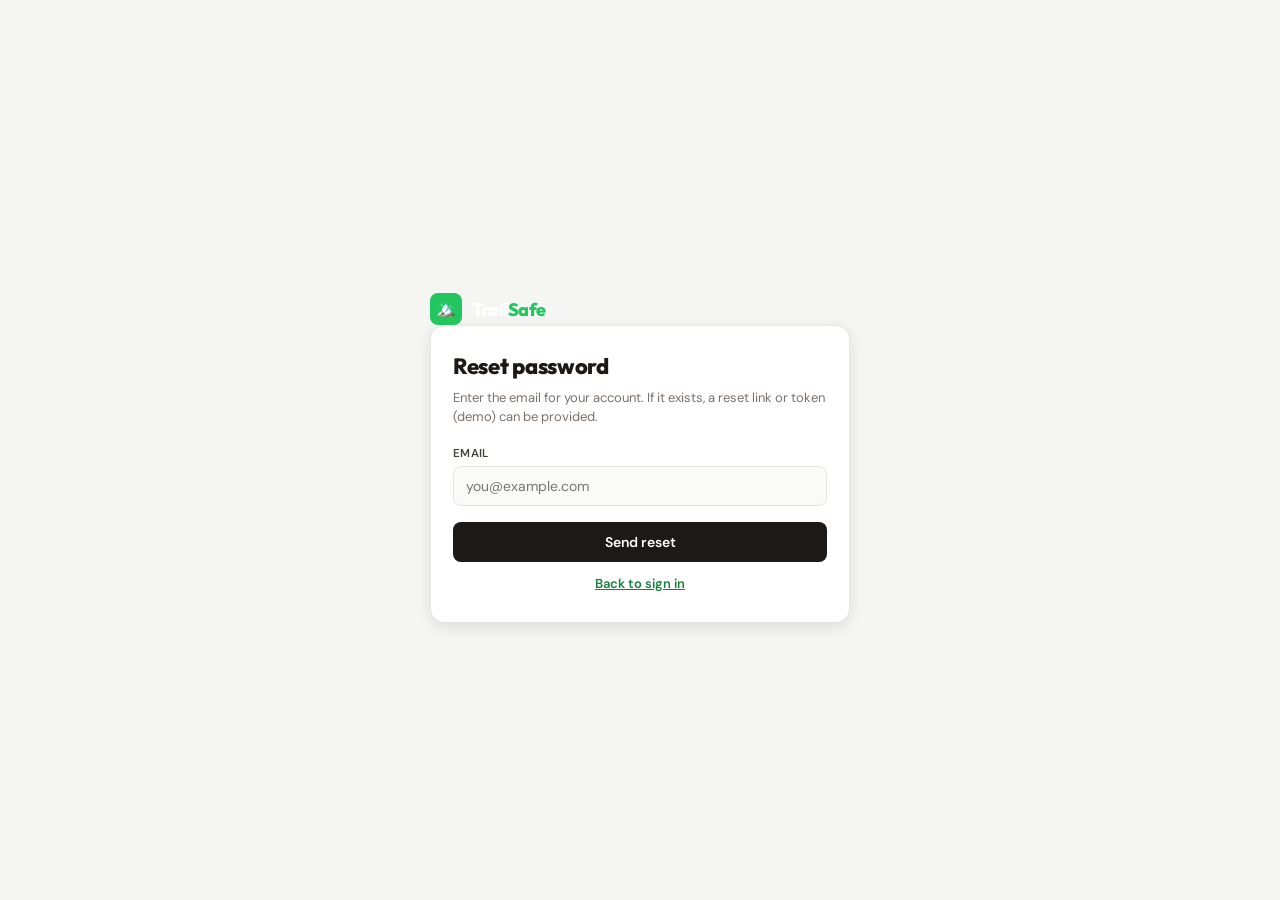
<file: forgot.html>
<!DOCTYPE html>
<html lang="en">
<head>
  <meta charset="UTF-8"/>
  <meta name="viewport" content="width=device-width, initial-scale=1.0"/>
  <title>Reset password — TrailSafe</title>
  <link href="https://fonts.googleapis.com/css2?family=Outfit:wght@400;500;600;700;800&family=DM+Sans:wght@300;400;500;600&display=swap" rel="stylesheet"/>
  <link rel="stylesheet" href="css/style.css"/>
  <link rel="stylesheet" href="css/auth.css"/>
</head>
<body class="auth-body">
  <div class="auth-page">
    <a class="auth-logo" href="/auth.html">
      <div class="logo-icon">🏔️</div>
      <span class="logo-text">Trail<span>Safe</span></span>
    </a>
    <div class="auth-card">
      <h1 class="auth-h1">Reset password</h1>
      <p class="auth-lead">Enter the email for your account. If it exists, a reset link or token (demo) can be provided.</p>
      <div class="field">
        <label for="fp-email">Email</label>
        <input type="email" id="fp-email" autocomplete="email" placeholder="you@example.com"/>
      </div>
      <p class="form-err" id="fp-err" hidden></p>
      <button type="button" class="auth-submit" id="fp-send">Send reset</button>
      <p class="auth-footer"><a href="/auth.html">Back to sign in</a></p>
      <div class="field" id="fp-token-wrap" style="margin-top:1rem" hidden>
        <label for="fp-token">Reset token (from email or demo response)</label>
        <input type="text" id="fp-token" placeholder="paste token" autocomplete="off"/>
      </div>
      <div class="field" id="fp-new-wrap" hidden>
        <label for="fp-new">New password</label>
        <input type="password" id="fp-new" autocomplete="new-password" placeholder="8+ chars, 1 upper, 1 number, 1 special"/>
      </div>
      <button type="button" class="auth-submit" id="fp-do" hidden>Update password</button>
    </div>
  </div>
  <script>
  (function () {
    var msg = function (m) { var e = document.getElementById('fp-err'); e.textContent = m || ''; e.hidden = !m; };
    document.getElementById('fp-send').addEventListener('click', function () {
      var email = (document.getElementById('fp-email').value || '').trim();
      msg('');
      if (!email) { msg('Enter your email.'); return; }
      fetch('/api/auth/forgot-password', {
        method: 'POST', headers: { 'Content-Type': 'application/json' }, credentials: 'include',
        body: JSON.stringify({ email: email })
      }).then(function (r) { return r.json().then(function (j) { return { r: r, j: j }; }); })
        .then(function (x) {
          msg(x.j.message || (x.r.ok ? 'If an account exists, check reset instructions.' : 'Request failed.'));
          if (x.j && x.j.debug_reset_token) {
            document.getElementById('fp-token').value = x.j.debug_reset_token;
            document.getElementById('fp-token-wrap').hidden = false;
            document.getElementById('fp-new-wrap').hidden = false;
            document.getElementById('fp-do').hidden = false;
            msg('Demo mode: token filled — set a new password below.');
          } else {
            document.getElementById('fp-token-wrap').hidden = false;
            document.getElementById('fp-new-wrap').hidden = false;
            document.getElementById('fp-do').hidden = false;
          }
        })
        .catch(function () { msg('Request failed.'); });
    });
    function pwdErr(p) {
      if (!p || p.length < 8) return 'Password must be at least 8 characters.';
      if (!/[A-Z]/.test(p)) return 'Password must include one uppercase letter.';
      if (!/\d/.test(p)) return 'Password must include one number.';
      if (!/[^A-Za-z0-9]/.test(p)) return 'Password must include one special character.';
      return null;
    }
    document.getElementById('fp-do').addEventListener('click', function () {
      var token = (document.getElementById('fp-token').value || '').trim();
      var newp = (document.getElementById('fp-new').value || '');
      var pe = pwdErr(newp);
      if (pe) { msg(pe); return; }
      if (!token) { msg('Paste the reset token.'); return; }
      fetch('/api/auth/reset-password', {
        method: 'POST', headers: { 'Content-Type': 'application/json' }, credentials: 'include',
        body: JSON.stringify({ token: token, new_password: newp })
      }).then(function (r) {
        if (r.ok) { location.replace('/auth.html?reset=1'); return; }
        return r.json().then(function (j) { throw j; });
      }).catch(function (e) {
        msg((e && e.detail) || (e && e.message) || 'Reset failed');
      });
    });
  })();
  </script>
</body>
</html>
</file>
<file: css/style.css>
/* ============================================================
   TrailSafe — Stylesheet
   Organic-modern: earthy greens, stone, warm amber
   Fonts: Outfit (display) + DM Sans (body)
   ============================================================ */

:root {
  --green: #22c55e; --green-dark: #15803d; --green-muted: #bbf7d0;
  --amber: #f59e0b; --orange: #f97316; --red: #ef4444; --blue: #38bdf8;
  --s50: #fafaf9; --s100: #f5f5f4; --s200: #e7e5e4; --s300: #d6d3d1;
  --s400: #a8a29e; --s500: #78716c; --s700: #44403c; --s900: #1c1917;
  --white: #fff; --r: 14px; --rs: 8px;
  --shadow: 0 4px 16px rgba(0,0,0,.10);
}
*,*::before,*::after{box-sizing:border-box;margin:0;padding:0}
html,body{height:100%;font-family:'DM Sans',sans-serif;background:var(--s100);color:var(--s900);font-size:14px;line-height:1.5}
body{padding-bottom:34px}

.shell{display:grid;grid-template-rows:52px 1fr;grid-template-columns:minmax(280px,340px) 1fr minmax(280px,320px);grid-template-areas:"hd hd hd""sb mp dt";height:100vh;overflow:hidden}

header{grid-area:hd;background:var(--s900);display:flex;align-items:center;padding:0 20px;gap:20px;z-index:200;box-shadow:0 2px 8px rgba(0,0,0,.3)}
.logo{display:flex;align-items:center;gap:10px;text-decoration:none}
.logo-icon{width:32px;height:32px;background:var(--green);border-radius:8px;display:flex;align-items:center;justify-content:center;font-size:16px}
.logo-text{font-family:'Outfit',sans-serif;font-weight:800;font-size:18px;color:#fff;letter-spacing:-.5px}
.logo-text span{color:var(--green)}
.header-right{display:flex;align-items:center;gap:12px;margin-left:auto;flex-wrap:wrap;justify-content:flex-end}
.hd-weather{display:flex;align-items:center;gap:18px;color:#94a3b8;font-size:12.5px}
.header-logout-btn{font-family:'DM Sans',sans-serif;font-size:11.5px;font-weight:600;padding:6px 12px;border-radius:99px;border:1px solid #94a3b8;background:transparent;color:#e7e5e4;cursor:pointer;transition:background .15s,color .15s}
.header-logout-btn:hover{background:rgba(255,255,255,.1);color:#fff;border-color:#fff}
.header-logout-btn#btn-settings{border-color:#64748b;color:#e2e8f0}
.header-logout-btn#btn-settings:hover{background:#334155;border-color:#334155}
.hd-weather b{color:#fff}
.hd-badge{background:#22c55e22;border:1px solid #22c55e44;color:var(--green);font-size:11px;font-weight:700;padding:2px 10px;border-radius:99px;white-space:nowrap}
.hd-badge-warn{background:#fef3c7;border:1px solid #fcd34d;color:#92400e}
.hd-weather{flex-wrap:wrap;justify-content:flex-end;row-gap:6px}

aside{grid-area:sb;background:var(--white);display:flex;flex-direction:column;border-right:1px solid var(--s200);overflow:hidden}
.sb-top{padding:14px 14px 0;flex-shrink:0}
.sb-title{font-family:'Outfit',sans-serif;font-weight:700;font-size:15px;color:var(--s700);margin-bottom:8px;display:flex;align-items:center;justify-content:space-between;gap:8px;line-height:1.25}
.sb-hint{font-size:11px;color:var(--s500);line-height:1.4;margin-bottom:10px}
.place-search-row{display:flex;gap:6px;margin-bottom:8px}
.place-search-row input{flex:1;min-width:0;padding:9px 12px;border:1px solid var(--s200);border-radius:var(--rs);font-size:13px;font-family:'DM Sans',sans-serif;background:var(--s50)}
.btn-go,.btn-secondary{font-family:'DM Sans',sans-serif;font-size:12px;font-weight:600;padding:8px 12px;border-radius:var(--rs);cursor:pointer;border:1px solid var(--s200);background:var(--s900);color:#fff;white-space:nowrap}
.btn-go:hover{background:var(--green-dark);border-color:var(--green-dark)}
.btn-secondary{background:var(--white);color:var(--s700);border-color:var(--s300)}
.btn-secondary:hover{background:var(--s50);border-color:var(--green)}
.sb-actions{display:flex;flex-wrap:wrap;gap:6px;margin-bottom:10px}
.list-status{padding:14px;font-size:12px;color:var(--s500);line-height:1.4}
.list-err{color:#b91c1c}
.src-badge{font-size:10px;font-weight:700;background:var(--s200);color:var(--s700);padding:2px 6px;border-radius:4px;vertical-align:middle;margin-left:4px}
.sb-count{font-size:11px;font-weight:600;background:var(--green-muted);color:var(--green-dark);padding:2px 8px;border-radius:99px}
.search-wrap{position:relative;margin-bottom:10px}
.search-wrap input{width:100%;padding:9px 14px 9px 36px;border:1px solid var(--s200);border-radius:var(--rs);font-family:'DM Sans',sans-serif;font-size:13px;background:var(--s50);color:var(--s900);outline:none;transition:border .2s}
.search-wrap input:focus{border-color:var(--green)}
.search-wrap::before{content:'🔍';position:absolute;left:11px;top:50%;transform:translateY(-50%);font-size:13px}
.filters{display:flex;gap:6px;padding-bottom:10px}
.fb{padding:4px 11px;border-radius:99px;border:1px solid var(--s200);background:var(--s50);font-size:11.5px;font-weight:500;color:var(--s500);cursor:pointer;transition:all .15s;white-space:nowrap}
.fb:hover,.fb.active{background:var(--s900);color:#fff;border-color:var(--s900)}
.fb[data-f="safe"].active{background:#22c55e;border-color:#22c55e;color:#fff}
.fb[data-f="caution"].active{background:#f59e0b;border-color:#f59e0b;color:#fff}
.fb[data-f="risk"].active{background:#f97316;border-color:#f97316;color:#fff}
.fb[data-f="danger"].active{background:#ef4444;border-color:#ef4444;color:#fff}
.sb-lists{flex:1;display:flex;flex-direction:column;min-height:0;overflow:hidden}
#trail-list{overflow-y:auto;flex:1;min-height:80px;padding:4px 14px 8px;scrollbar-width:thin;scrollbar-color:var(--s200) transparent}
.mountain-section{border-top:1px solid var(--s200);display:flex;flex-direction:column;min-height:0;max-height:42%;background:var(--s50)}
.mountain-hd{display:flex;align-items:center;justify-content:space-between;padding:10px 14px 4px;font-family:'Outfit',sans-serif;font-weight:700;font-size:13px;color:var(--s700)}
.mountain-filter-wrap{margin:0 14px 6px!important}
.mountain-filter-wrap input{padding-left:12px!important}
#mountain-list{overflow-y:auto;flex:1;padding:4px 14px 12px;scrollbar-width:thin;scrollbar-color:var(--s200) transparent}
.mc-row{border:1.5px solid var(--s200);border-radius:var(--r);padding:9px 10px;margin-bottom:6px;cursor:pointer;background:var(--white);transition:all .15s}
.mc-row:hover{border-color:#64748e}
.mc-row.active{border-color:#64748e;background:#f8fafc;box-shadow:0 0 0 2px #e2e8f0}
.mc-row .mc-name{font-family:'Outfit',sans-serif;font-weight:600;font-size:12.5px}
.mc-row .mc-meta{font-size:11px;color:var(--s400);margin-top:2px}
.peak-mk{width:28px;height:28px;border-radius:50%;border:2px solid #fff;box-shadow:0 2px 8px rgba(0,0,0,.25);background:linear-gradient(180deg,#94a3b8,#475569);display:flex;align-items:center;justify-content:center;font-size:13px;color:#fff;font-weight:800}
.map-legend .leg.p::before{background:#475569}
.map-legend .leg.p{color:#334155}

.tc{display:flex;gap:10px;align-items:stretch;border:1.5px solid var(--s200);border-radius:var(--r);padding:11px 12px;margin-bottom:8px;cursor:pointer;background:var(--white);transition:all .18s}
.tc:hover{border-color:var(--green);box-shadow:0 2px 8px rgba(0,0,0,.06)}
.tc.active{border-color:var(--green);background:#f0fdf4;box-shadow:0 0 0 3px #bbf7d040}
.tc-thumb{width:44px;height:44px;border-radius:10px;background:linear-gradient(145deg,#bbf7d0,#86efac);display:flex;align-items:center;justify-content:center;font-size:22px;flex-shrink:0}
.tc-body{flex:1;min-width:0}
.tc-hd{display:flex;justify-content:space-between;align-items:flex-start;margin-bottom:8px}
.tc-name{font-family:'Outfit',sans-serif;font-weight:600;font-size:13.5px;color:var(--s900)}
.tc-meta{font-size:11.5px;color:var(--s400);margin-top:2px}
.tc-ft{display:flex;flex-direction:column;gap:6px;align-items:stretch}
.tc-ft-top{display:flex;align-items:center;gap:8px}
.tc-bar{flex:1;min-width:0;height:5px;background:var(--s200);border-radius:99px;overflow:hidden}
.tc-bar div{height:100%;border-radius:99px}
.tc-score{font-size:12px;font-weight:700;min-width:32px;text-align:right;flex-shrink:0}
.tc-score-footnote{width:100%}
.score-confidence{
  font-size:12px;
  line-height:1.4;
  color:var(--s900);
  text-align:left;
  font-weight:700;
  margin:0;
  max-width:100%;
  background:#fffbeb;
  border:1px solid #fcd34d;
  border-radius:8px;
  padding:6px 8px;
}
.score-disclaimer,.score-disclaimer p{font-size:10.5px;line-height:1.35;color:var(--s500);text-align:left;font-weight:500;margin:0;max-width:100%;align-self:stretch}
.rsc-confidence-below-donut{text-align:center;max-width:320px;margin:6px auto 4px}
.rsc-disclaimer-below-donut{text-align:center;max-width:220px}
.sbadge{font-size:10.5px;font-weight:700;padding:2px 8px;border-radius:99px;white-space:nowrap;letter-spacing:.3px}
.sbadge-tier{white-space:normal;max-width:min(200px,46vw);text-align:right;line-height:1.25;font-size:9.5px;font-weight:600}
.sbadge.safe{background:#dcfce7;color:#15803d}
.sbadge.caution{background:#fef3c7;color:#92400e}
.sbadge.risk{background:#ffedd5;color:#c2410c}
.sbadge.danger{background:#fee2e2;color:#b91c1c}

.map-wrap{grid-area:mp;position:relative;z-index:0;display:flex;flex-direction:column;min-height:0;overflow:hidden;background:#e7e5e4}
#map{width:100%;flex:1;min-height:240px}
.trail-mk{width:30px;height:30px;border-radius:50%;border:2.5px solid #fff;box-shadow:0 2px 8px rgba(0,0,0,.28);display:flex;align-items:center;justify-content:center;font-size:11px;font-weight:800;color:#fff;font-family:'Outfit',sans-serif;cursor:pointer;transition:transform .15s}
.trail-mk:hover{transform:scale(1.2)}
.map-legend{background:#fff;padding:7px 12px;border-radius:99px;box-shadow:var(--shadow);display:flex;gap:12px;font-size:11px;font-weight:600}
.leg{display:flex;align-items:center;gap:5px}
.leg::before{content:'';width:9px;height:9px;border-radius:50%;display:inline-block}
.leg.s::before{background:#22c55e}.leg.s{color:#15803d}
.leg.c::before{background:#f59e0b}.leg.c{color:#92400e}
.leg.r::before{background:#f97316}.leg.r{color:#c2410c}
.leg.d::before{background:#ef4444}.leg.d{color:#b91c1c}

.dc{grid-area:dt;display:flex;flex-direction:column;overflow:hidden;background:var(--s50);border-left:1px solid var(--s200)}
#detail{flex:1;overflow-y:auto;padding:14px;scrollbar-width:thin;scrollbar-color:var(--s200) transparent}
#gear{border-top:1px solid var(--s200);background:var(--white);max-height:340px;overflow-y:auto;padding:12px 14px;scrollbar-width:thin;scrollbar-color:var(--s200) transparent}
.empty{display:flex;flex-direction:column;align-items:center;justify-content:center;height:100%;gap:10px;color:var(--s300)}
.empty span{font-size:36px}.empty p{font-size:13px}

.dp-hd{display:flex;justify-content:space-between;align-items:flex-start;margin-bottom:12px}
.dp-title{font-family:'Outfit',sans-serif;font-weight:700;font-size:17px;line-height:1.2}
.dp-sub{font-size:11.5px;color:var(--s400);margin-top:3px}
.dp-close{background:var(--s100);border:none;width:28px;height:28px;border-radius:50%;font-size:12px;cursor:pointer;color:var(--s500);transition:background .15s}
.dp-close:hover{background:var(--s200)}

.wstrip{background:var(--s900);border-radius:var(--r);padding:12px;margin-bottom:10px;color:#fff}
.wt-row1{display:flex;align-items:center;gap:10px;margin-bottom:8px}
.wt-big{font-family:'Outfit',sans-serif;font-size:26px;font-weight:700}
.wt-badge{font-size:11px;font-weight:700;padding:2px 8px;border-radius:99px}
.wt-badge.ideal{background:var(--green);color:#fff}
.wt-badge.warn{background:var(--amber);color:#fff}
.wt-bar{height:5px;background:rgba(255,255,255,.2);border-radius:99px;overflow:hidden;margin-bottom:4px}
.wt-bar div{height:100%;background:var(--green);border-radius:99px}
.wt-lbl{font-size:11px;color:rgba(255,255,255,.5);margin-bottom:10px}
.wt-stats{display:flex;gap:14px}
.wt-stat{display:flex;flex-direction:column;align-items:center;gap:2px}
.wt-stat b{font-family:'Outfit',sans-serif;font-size:14px;font-weight:700}
.wt-stat small{font-size:10px;color:rgba(255,255,255,.45)}

.metrics{display:grid;grid-template-columns:1fr 1fr;gap:8px;margin-bottom:10px}
.mc{background:#fff;border:1.5px solid var(--s200);border-radius:var(--r);padding:12px;display:flex;gap:10px}
.mc-ico{font-size:22px;flex-shrink:0;padding-top:2px}
.mc-lbl{font-size:10.5px;color:var(--s400);font-weight:600;text-transform:uppercase;letter-spacing:.4px}
.mc-val{font-family:'Outfit',sans-serif;font-weight:700;font-size:18px}
.mc-desc{font-size:10.5px;color:var(--s400);margin-top:4px}
.mc-tag{font-size:10px;font-weight:700;padding:2px 7px;border-radius:99px;display:inline-block;margin-bottom:2px}
.mc-tag.low{background:#dcfce7;color:#15803d}
.mc-tag.mod{background:#fef3c7;color:#92400e}
.mc-tag.high{background:#ffedd5;color:#c2410c}
.mc-tag.xhigh{background:#fee2e2;color:#b91c1c}

.rsc{background:#fff;border:1.5px solid var(--s200);border-radius:var(--r);padding:14px;display:flex;gap:16px;margin-bottom:4px}
.rsc-l{display:flex;flex-direction:column;align-items:center;min-width:110px}
.rsc-title{font-size:11px;font-weight:700;color:var(--s500);text-transform:uppercase;letter-spacing:.5px;margin-bottom:4px;text-align:center}
.gauge-svg{width:110px;height:65px}
.g-num{font-family:'Outfit',sans-serif;font-size:22px;font-weight:800}
.g-sub{font-size:8px;fill:#a8a29e;font-family:'DM Sans',sans-serif}
.rsc-r{flex:1;display:flex;flex-direction:column;gap:7px}
.rf{display:flex;align-items:center;gap:8px;font-size:11px;color:var(--s500);font-weight:500}
.rf span{min-width:48px}
.rf-bar{flex:1;height:5px;background:var(--s200);border-radius:99px;overflow:hidden}
.rf-bar div{height:100%;border-radius:99px}
.verdict,.esti-summary{padding:7px 10px;border-radius:8px;text-align:center;font-size:11.5px;font-weight:600;margin-top:2px;line-height:1.35}
.esti-summary span{font-size:10.5px;font-weight:600}

.gear-hd{display:flex;justify-content:space-between;align-items:center;margin-bottom:6px}
.gear-title{font-family:'Outfit',sans-serif;font-weight:700;font-size:14px}
.gear-prog-lbl{font-size:11px;font-weight:700;color:var(--green-dark);background:var(--green-muted);padding:2px 8px;border-radius:99px}
.gear-prog-bar{height:4px;background:var(--s200);border-radius:99px;overflow:hidden;margin-bottom:10px}
.gear-prog-bar div{height:100%;background:var(--green);transition:width .4s}
.gear-list{display:flex;flex-direction:column;gap:8px}
.gi{display:flex;gap:10px;padding:10px;border-radius:var(--rs);border:1px solid var(--s200);background:var(--s50)}
.gi.crit{border-color:#fecaca;background:#fff5f5}
.gi.high{border-color:#fed7aa;background:#fffbf5}
.gi-ico{font-size:20px;flex-shrink:0;line-height:1;padding-top:2px}
.gi-body{flex:1}
.gi-top{display:flex;justify-content:space-between;align-items:center;margin-bottom:3px}
.gi-name{font-weight:600;font-size:12.5px}
.gi-reason{font-size:11px;color:var(--s500);margin-bottom:6px;line-height:1.4}
.gi-badge{font-size:9.5px;font-weight:800;padding:1.5px 6px;border-radius:4px;letter-spacing:.4px;flex-shrink:0}
.gi-badge.crit{background:#fee2e2;color:#b91c1c}
.gi-badge.high{background:#ffedd5;color:#c2410c}
.gi-badge.med{background:#fef9c3;color:#854d0e}
.gi-chk{display:flex;align-items:center;gap:6px;font-size:11px;color:var(--s500);cursor:pointer;font-weight:500}
.gi-chk input{accent-color:var(--green);width:14px;height:14px;cursor:pointer}

::-webkit-scrollbar{width:5px;height:5px}
::-webkit-scrollbar-track{background:transparent}
::-webkit-scrollbar-thumb{background:var(--s200);border-radius:99px}
.leaflet-control-attribution{font-size:9px!important}

/* Conditions panel below map */
.conditions-card{background:var(--white);margin:0;padding:12px 14px;border-top:1px solid var(--s200);box-shadow:0 -4px 20px rgba(0,0,0,.06);z-index:400;flex-shrink:0}
.conditions-card[hidden]{display:none!important}
.cond-hd{display:flex;justify-content:space-between;align-items:center;margin-bottom:8px}
.cond-title{font-family:'Outfit',sans-serif;font-weight:700;font-size:13px;color:var(--s700)}
.cond-updated{font-size:10px;color:var(--s400)}
.cond-main{display:flex;gap:14px;align-items:flex-start;flex-wrap:wrap}
.cond-temp-block{display:flex;flex-direction:column;gap:4px}
.cond-big{font-family:'Outfit',sans-serif;font-size:28px;font-weight:800;color:var(--s900);line-height:1}
.cond-sky{font-size:12px;color:var(--s500)}
.cond-badge{font-size:10px;font-weight:800;padding:3px 10px;border-radius:99px;display:inline-block;width:fit-content}
.cond-badge.ok{background:#dcfce7;color:#15803d}
.cond-badge.warn{background:#fef3c7;color:#92400e}
.cond-metrics{display:flex;gap:16px;flex-wrap:wrap;flex:1;justify-content:flex-end}
.cm{display:flex;flex-direction:column;align-items:center;gap:1px;min-width:48px}
.cm span{font-size:14px}
.cm b{font-family:'Outfit',sans-serif;font-size:15px;font-weight:700}
.cm small{font-size:9px;color:var(--s400)}
.wx-attr{margin:8px 0 0;font-size:10px;line-height:1.35;color:var(--s500)}

/* Metric cards */
.metric-grid{display:grid;grid-template-columns:repeat(3,1fr);gap:8px;margin-bottom:10px}
@media (max-width:1100px){.metric-grid{grid-template-columns:1fr}}
.metric-card{background:#fff;border:1.5px solid var(--s200);border-radius:var(--r);padding:10px 12px}
.metric-card-hd{display:flex;justify-content:space-between;align-items:center;margin-bottom:6px}
.metric-val{font-family:'Outfit',sans-serif;font-weight:800;font-size:20px;margin-bottom:6px}
.metric-bar{height:5px;background:var(--s200);border-radius:99px;overflow:hidden;margin-bottom:6px}
.metric-bar div{height:100%;background:var(--green);border-radius:99px}
.metric-bar.warn div{background:var(--amber)}
.metric-bar.danger div{background:var(--red)}
.metric-desc{font-size:10.5px;color:var(--s500);line-height:1.35;margin:0}

.env-strip{display:flex;flex-wrap:wrap;gap:8px 14px;font-size:10.5px;color:var(--s500);background:var(--s50);border:1px solid var(--s200);border-radius:var(--rs);padding:8px 10px;margin-bottom:10px}

.donut-wrap{display:flex;justify-content:center;margin:4px 0}
.donut-svg{width:120px;height:120px}
.donut-num{font-family:'Outfit',sans-serif;font-size:14px;font-weight:800}
.donut-sub{font-size:9px;fill:var(--s400);font-family:'DM Sans',sans-serif}
.pred-foot{display:flex;flex-direction:column;gap:4px;align-items:center;margin-top:4px;max-width:220px;text-align:center}
.pred-note{font-size:9.5px;color:var(--s500);line-height:1.35}
.pred-conf{font-size:10px;font-weight:700;color:var(--green-dark);background:var(--green-muted);padding:2px 8px;border-radius:99px}
.pred-alt{font-size:10px;color:var(--s400);margin-top:6px}

.dp-close{cursor:pointer}

/* AI safety disclaimer — min 11pt, visible without tap/expand (not inside accordions) */
.ai-safety-list-banner,.ai-safety-disclaimer{
  font-size:11pt;
  line-height:1.45;
  font-weight:500;
  color:#7c2d12;
  background:#fff7ed;
  border:1px solid #fed7aa;
  border-radius:8px;
  box-sizing:border-box;
}
#ai-safety-list-banner{
  margin:0 14px 8px 14px;
  padding:8px 12px;
  flex-shrink:0;
}
#detail .ai-safety-disclaimer--detail{
  position:sticky;
  top:0;
  z-index:3;
  margin:0 0 10px 0;
  padding:10px 12px;
}

/* Art. 50: AI transparency label next to every displayed risk value */
.ai-tlabel{font-size:10.5pt;line-height:1.3;color:var(--s700);text-align:left}
.tc-score-tlabel-wrap{display:flex;flex-direction:column;align-items:flex-end;gap:4px;flex-shrink:0;max-width:min(200px,44vw)}
.rsc-l .ai-tlabel{text-align:center;max-width:280px;margin:4px auto 2px;align-self:center}
.rsc-l .ai-tlabel-inner{justify-content:center}
.ai-tlabel-inner{display:inline-flex;flex-wrap:wrap;align-items:baseline;gap:2px;justify-content:flex-end}
.ai-tlabel--ph{display:inline;vertical-align:baseline;margin-left:2px;white-space:normal;font-size:10.5pt}
.ai-tlabel--ph .ai-tlabel-inner{display:inline}
.ai-art50-link{border:none;background:none;padding:0;font:inherit;cursor:pointer;color:var(--green-dark);text-decoration:underline;font-weight:600}
.ai-art50-link:hover{color:var(--green)}
.pred-alt-row{display:inline-flex;flex-wrap:wrap;align-items:baseline;gap:6px;vertical-align:baseline}

/* Learn what this means (Art. 50 explainer) */
.art50-explain{position:fixed;inset:0;z-index:10045;display:flex;align-items:center;justify-content:center;padding:16px;box-sizing:border-box}
.art50-explain__bd{position:absolute;inset:0;background:rgba(15,15,20,.55);backdrop-filter:blur(1px)}
.art50-explain__pnl{position:relative;max-width:24rem;width:100%;max-height:88vh;overflow-y:auto;background:var(--white);border-radius:12px;padding:1.1rem 1.2rem 1.2rem;box-shadow:0 16px 40px rgba(0,0,0,.28);border:1px solid var(--s200)}
.art50-explain__x{position:absolute;right:8px;top:8px;width:32px;height:32px;border:none;border-radius:8px;background:var(--s100);cursor:pointer}
.art50-explain__h{font-family:'Outfit',sans-serif;font-size:1.1rem;font-weight:700;margin:0 28px 10px 0}
.art50-explain__txt{margin:0 0 14px;font-size:12.5pt;line-height:1.5;color:var(--s800)}
.art50-explain__ok{width:100%;font-family:'DM Sans',sans-serif;font-weight:700;padding:10px;border-radius:8px;border:none;background:var(--s900);color:#fff;cursor:pointer}
.art50-explain__ok:hover{background:var(--green-dark)}

/* First-time AI risk feature (main app only; not registration) */
.ai-ff{position:fixed;inset:0;z-index:10060;display:flex;align-items:center;justify-content:center;padding:16px;box-sizing:border-box}
.ai-ff__backdrop{position:absolute;inset:0;background:rgba(15,15,20,.92)}
.ai-ff__panel{position:relative;max-width:28rem;width:100%;max-height:92vh;overflow-y:auto;background:var(--white);border-radius:14px;padding:1.25rem 1.35rem 1.4rem;box-shadow:0 24px 60px rgba(0,0,0,.45);border:1px solid var(--s200)}
.ai-ff__title{font-family:'Outfit',sans-serif;font-size:1.25rem;font-weight:800;margin:0 0 10px}
.ai-ff__p,.ai-ff__sub{font-size:11pt;line-height:1.45;color:var(--s800);margin:0 0 10px}
.ai-ff__exp{margin:0 0 10px;padding:10px 12px;border:1px solid var(--s200);border-radius:10px;background:var(--s50)}
.ai-ff__exp-q{font-family:'Outfit',sans-serif;font-size:12.5px;font-weight:700;color:var(--s900);margin-bottom:8px}
.ai-ff__exp-opt{display:flex;gap:8px;align-items:flex-start;font-size:10.5pt;line-height:1.4;color:var(--s900);margin-bottom:8px;cursor:pointer}
.ai-ff__exp-opt:last-child{margin-bottom:0}
.ai-ff__exp-radio{margin-top:2px;flex-shrink:0;width:16px;height:16px;accent-color:var(--green-dark)}
.ai-ff__checks{list-style:none;margin:0 0 4px 0;padding:0}
.ai-ff__checks li{margin-bottom:10px}
.ai-ff__lbl{display:flex;gap:10px;align-items:flex-start;cursor:pointer;font-size:11pt;line-height:1.4;color:var(--s900)}
.ai-ff__chk{margin-top:3px;flex-shrink:0;width:18px;height:18px;accent-color:var(--green-dark)}
.ai-ff__btn{margin-top:14px;width:100%;font-family:'DM Sans',sans-serif;font-size:14px;font-weight:700;padding:12px;border-radius:10px;border:none;background:var(--s900);color:#fff;cursor:not-allowed;opacity:.45}
.ai-ff__btn:not(:disabled){opacity:1;cursor:pointer}
.ai-ff__btn:not(:disabled):hover{background:var(--green-dark)}

.wx-dead{position:fixed;inset:0;z-index:10000;background:rgba(15,15,20,.97);display:flex;align-items:center;justify-content:center;padding:20px}
.wx-dead__panel{width:min(760px,100%);background:#fff;border:1px solid var(--s200);border-radius:14px;box-shadow:0 24px 60px rgba(0,0,0,.42);padding:22px 22px 18px}
.wx-dead__title{font-family:'Outfit',sans-serif;font-size:28px;line-height:1.2;color:#b91c1c;margin:0 0 12px}
.wx-dead__text{font-size:16px;line-height:1.5;color:var(--s900);margin:0 0 10px}
.wx-dead__list{margin:0 0 16px 20px;padding:0}
.wx-dead__list li{font-size:16px;line-height:1.45;color:var(--s900);margin:0 0 7px}
.wx-dead__btn{display:inline-flex;align-items:center;justify-content:center;font-family:'DM Sans',sans-serif;font-size:15px;font-weight:700;padding:11px 18px;border-radius:10px;border:1px solid #991b1b;background:#b91c1c;color:#fff;cursor:pointer}
.wx-dead__btn:hover{background:#991b1b}

/* Curated “Official sources” sheet (ML score is not primary) */
.sb-official-row{padding:0 14px 6px;flex-shrink:0}
.sb-official-row .btn-official-sources{width:100%}
.detail-official-bar{padding:0 0 8px 0}
.btn-official-sources{
  font-family:'DM Sans',sans-serif;
  font-size:12.5px;
  font-weight:700;
  padding:6px 12px;
  border-radius:8px;
  border:1.5px solid var(--s900);
  background:var(--s900);
  color:#fff;
  cursor:pointer;
  width:100%;
  text-align:center;
  transition:background .2s,border-color .2s;
}
.btn-official-sources:hover{background:var(--green-dark);border-color:var(--green-dark);color:#fff}
.os-checklist{position:fixed;inset:0;z-index:10040;display:flex;align-items:center;justify-content:center;padding:16px;box-sizing:border-box}
.os-checklist__backdrop{position:absolute;inset:0;background:rgba(15,15,20,.6);backdrop-filter:blur(2px)}
.os-checklist__panel{position:relative;max-width:24rem;width:100%;max-height:90vh;overflow-y:auto;background:var(--white);border-radius:14px;padding:1rem 1.15rem 1.2rem;box-shadow:0 20px 50px rgba(0,0,0,.3);border:1px solid var(--s200)}
.os-checklist__x{position:absolute;right:10px;top:10px;width:32px;height:32px;border:none;border-radius:8px;background:var(--s100);cursor:pointer;font-size:14px;color:var(--s600);line-height:1}
.os-checklist__x:hover{background:var(--s200)}
.os-checklist__title{font-family:'Outfit',sans-serif;font-size:1.1rem;font-weight:700;margin:0 28px 10px 0;line-height:1.3}
.os-checklist__intro{font-size:12.5px;color:var(--s600);line-height:1.4;margin:0 0 12px}
.os-checklist__region{font-size:12px;color:var(--s600);line-height:1.4;margin:0 0 12px}
.os-checklist__list{margin:0 0 0 1.1rem;padding:0;font-size:13.5px;line-height:1.5;color:var(--s800)}
.os-checklist__list li{margin-bottom:6px}
.os-checklist__list a{color:var(--green-dark);font-weight:600}

.privacy-modal{position:fixed;inset:0;z-index:10070;display:flex;align-items:center;justify-content:center;padding:16px;box-sizing:border-box}
.privacy-modal__backdrop{position:absolute;inset:0;background:rgba(15,15,20,.58)}
.privacy-modal__panel{position:relative;max-width:34rem;width:100%;max-height:92vh;overflow-y:auto;background:var(--white);border-radius:14px;padding:1rem 1.15rem 1.2rem;box-shadow:0 20px 50px rgba(0,0,0,.32);border:1px solid var(--s200)}
.privacy-modal__x{position:absolute;right:10px;top:10px;width:32px;height:32px;border:none;border-radius:8px;background:var(--s100);cursor:pointer;font-size:14px;color:var(--s600);line-height:1}
.privacy-modal__x:hover{background:var(--s200)}
.privacy-modal__title{font-family:'Outfit',sans-serif;font-size:1.1rem;font-weight:700;margin:0 28px 10px 0;line-height:1.3}
.privacy-modal__intro,.privacy-modal__foot{font-size:12.5px;color:var(--s700);line-height:1.45;margin:0 0 10px}
.privacy-modal__list{margin:0 0 10px 1.1rem;padding:0;font-size:13px;line-height:1.5;color:var(--s900)}
.privacy-modal__list li{margin-bottom:6px}
.privacy-modal__actions{display:flex;justify-content:flex-end;padding-top:6px}
.privacy-modal__danger{font-family:'DM Sans',sans-serif;font-size:12.5px;font-weight:700;padding:8px 12px;border-radius:8px;border:1px solid #991b1b;background:#b91c1c;color:#fff;cursor:pointer}
.privacy-modal__danger:hover{background:#991b1b}

.onb{position:fixed;inset:0;z-index:10080;display:flex;align-items:center;justify-content:center;padding:16px;box-sizing:border-box}
.onb__backdrop{position:absolute;inset:0;background:rgba(15,15,20,.92)}
.onb__panel{position:relative;max-width:40rem;width:100%;max-height:92vh;overflow-y:auto;background:var(--white);border-radius:14px;padding:1.2rem 1.25rem 1.25rem;box-shadow:0 24px 60px rgba(0,0,0,.45);border:1px solid var(--s200)}
.onb__progress{font-size:11px;font-weight:700;color:var(--s500);margin-bottom:8px}
.onb__title{font-family:'Outfit',sans-serif;font-size:1.25rem;font-weight:800;line-height:1.3;margin:0 0 10px}
.onb__body{font-size:12.5pt;line-height:1.5;color:var(--s900);margin:0}
.onb__list{margin:0 0 0 1.1rem;padding:0;font-size:12.5pt;line-height:1.55;color:var(--s900)}
.onb__list li{margin-bottom:8px}
.onb__actions{display:flex;justify-content:flex-end;gap:8px;margin-top:14px}
.onb__btn{font-family:'DM Sans',sans-serif;font-size:13px;font-weight:700;padding:9px 12px;border-radius:9px;border:1px solid var(--s300);cursor:pointer}
.onb__btn--back{background:var(--white);color:var(--s700)}
.onb__btn--next{background:var(--s900);border-color:var(--s900);color:#fff}
.onb__btn--next:hover{background:var(--green-dark);border-color:var(--green-dark)}

/* Mandatory official-sources gate (lower / moderate risk band, once per session) */
.os-gate{position:fixed;inset:0;z-index:10050;display:flex;align-items:center;justify-content:center;padding:20px;box-sizing:border-box}
.os-gate__backdrop{position:absolute;inset:0;background:rgba(15,15,20,.88);backdrop-filter:blur(2px)}
.os-gate__panel{position:relative;max-width:32rem;width:100%;max-height:min(90vh,640px);overflow-y:auto;background:var(--white);border-radius:16px;padding:1.4rem 1.5rem 1.5rem;box-shadow:0 20px 50px rgba(0,0,0,.4);border:1px solid var(--s200)}
.os-gate__title{font-family:'Outfit',sans-serif;font-size:1.2rem;font-weight:700;color:var(--s900);line-height:1.35;margin:0 0 10px}
.os-gate__intro{font-size:14px;color:var(--s700);line-height:1.45;margin:0 0 12px}
.os-gate__list{margin:0 0 18px 1.1rem;padding:0;font-size:13.5px;line-height:1.5;color:var(--s800)}
.os-gate__list a{color:var(--green-dark);font-weight:600}
.os-gate__btn{margin-top:4px;width:100%;font-family:'DM Sans',sans-serif;font-size:14px;font-weight:700;padding:12px 14px;border-radius:10px;border:none;background:var(--s900);color:#fff;cursor:pointer;transition:background .2s,opacity .2s}
.os-gate__btn:hover:not(:disabled){background:var(--green-dark)}
.os-gate__btn:disabled{opacity:.45;cursor:not-allowed}
.sbadge-gate{background:var(--s200);color:var(--s700);max-width:min(200px,44vw);white-space:normal;line-height:1.2;font-size:9.5px;font-weight:600}
.sbadge-limited{background:#fef3c7;color:#854d0e;border:1px solid #fbbf24;max-width:min(200px,44vw);white-space:normal;line-height:1.2;font-size:9.5px;font-weight:600}
.trail-mk--limited{opacity:0.95}
.tc-ft--limited{padding:4px 0 0;max-width:100%}
.lim-zone{background:var(--s50);border:1.5px solid #fcd34d;border-radius:var(--rs);padding:12px 14px}
.lim-zone-h{font-family:'Outfit',sans-serif;font-weight:800;font-size:13px;color:#92400e;margin-bottom:8px}
.lim-zone-p{font-size:12px;color:var(--s700);line-height:1.45;margin-bottom:8px}
.lim-zone-p:last-child{margin-bottom:0}
.rsc--limited{display:block;padding:0;border:none;background:transparent}
.rsc--limited .lim-zone{margin:0}
.map-legend .leg.ld::before{background:#78716c}
.map-legend .leg.ld{color:#44403c}
.tc-gate-hint{margin:0;font-size:10.5px;line-height:1.4;color:var(--s500)}

@media (max-width:1024px){
  .shell{grid-template-columns:1fr;grid-template-rows:auto auto 1fr auto;grid-template-areas:"hd""sb""mp""dt";height:auto;min-height:100vh;overflow:auto}
  aside{max-height:320px;border-right:none;border-bottom:1px solid var(--s200)}
  #map{min-height:38vh}
  .dc{border-left:none;border-top:1px solid var(--s200)}
}

.mandatory-limit-footer{
  position:fixed;
  left:0;
  right:0;
  bottom:0;
  z-index:10090;
  background:#111827;
  color:#f8fafc;
  border-top:1px solid #374151;
  font-size:11px;
  line-height:1.35;
  font-weight:600;
  text-align:center;
  padding:7px 10px;
}
</file>
<file: css/auth.css>
/* Auth, modal — same design tokens as style.css (Outfit, DM Sans, stone/green) */
.auth-body {
  min-height: 100vh;
  background: var(--s100);
  display: flex;
  align-items: center;
  justify-content: center;
  padding: 24px 16px 48px;
}

.auth-header-bar {
  position: fixed;
  top: 0;
  left: 0;
  right: 0;
  height: 52px;
  background: var(--s900);
  display: flex;
  align-items: center;
  padding: 0 20px;
  z-index: 10;
  box-shadow: 0 2px 8px rgba(0,0,0,.2);
}

.auth-page {
  width: 100%;
  max-width: 420px;
  margin-top: 40px;
}

.auth-logo {
  display: inline-flex;
  align-items: center;
  gap: 10px;
  text-decoration: none;
  margin-bottom: 0;
}

.auth-card {
  background: var(--white);
  border: 1px solid var(--s200);
  border-radius: var(--r);
  box-shadow: var(--shadow);
  padding: 24px 22px 28px;
}

.auth-tabs {
  display: flex;
  gap: 8px;
  margin-bottom: 20px;
}

.auth-tab {
  flex: 1;
  font-family: 'Outfit', sans-serif;
  font-weight: 600;
  font-size: 13px;
  padding: 8px 12px;
  border: 1px solid var(--s200);
  border-radius: var(--rs);
  background: var(--s50);
  color: var(--s500);
  cursor: pointer;
  transition: all 0.15s;
}

.auth-tab:hover {
  border-color: var(--green);
  color: var(--s700);
}

.auth-tab.active {
  background: var(--s900);
  color: #fff;
  border-color: var(--s900);
}

.auth-h1 {
  font-family: 'Outfit', sans-serif;
  font-size: 22px;
  font-weight: 800;
  color: var(--s900);
  margin-bottom: 6px;
  letter-spacing: -0.3px;
}

.auth-lead {
  font-size: 13px;
  color: var(--s500);
  margin-bottom: 18px;
  line-height: 1.45;
}

.field {
  margin-bottom: 12px;
}

.field label {
  display: block;
  font-size: 11.5px;
  font-weight: 600;
  color: var(--s700);
  margin-bottom: 4px;
  text-transform: uppercase;
  letter-spacing: 0.3px;
}

.field input {
  width: 100%;
  padding: 10px 12px;
  border: 1px solid var(--s200);
  border-radius: var(--rs);
  font-family: 'DM Sans', sans-serif;
  font-size: 14px;
  background: var(--s50);
  color: var(--s900);
  outline: none;
  transition: border 0.2s;
}

.field input:focus {
  border-color: var(--green);
}

.form-err {
  font-size: 12px;
  color: #b91c1c;
  background: #fef2f2;
  border: 1px solid #fecaca;
  border-radius: var(--rs);
  padding: 8px 10px;
  margin-bottom: 12px;
}

.auth-submit {
  width: 100%;
  font-family: 'DM Sans', sans-serif;
  font-weight: 600;
  font-size: 14px;
  padding: 11px 16px;
  border: none;
  border-radius: var(--rs);
  background: var(--s900);
  color: #fff;
  cursor: pointer;
  margin-top: 4px;
  transition: background 0.15s;
}

.auth-submit:hover {
  background: var(--green-dark);
}

.auth-forgot {
  text-align: center;
  margin-top: 16px;
}

.link-btn {
  background: none;
  border: none;
  color: var(--green-dark);
  font-size: 13px;
  font-weight: 600;
  cursor: pointer;
  text-decoration: underline;
  font-family: 'DM Sans', sans-serif;
}

.auth-footer {
  text-align: center;
  margin-top: 12px;
  font-size: 13px;
}

.auth-footer a {
  color: var(--green-dark);
  font-weight: 600;
}

/* Modal */
.ai-modal {
  position: fixed;
  inset: 0;
  z-index: 1000;
  display: flex;
  align-items: center;
  justify-content: center;
  padding: 20px;
}

.ai-modal[hidden] {
  display: none !important;
}

.ai-backdrop {
  position: absolute;
  inset: 0;
  background: rgba(28, 25, 23, 0.55);
  backdrop-filter: blur(2px);
}

.ai-dialog {
  position: relative;
  z-index: 1;
  max-width: 480px;
  width: 100%;
  max-height: min(90vh, 640px);
  overflow-y: auto;
  background: var(--white);
  border: 1px solid var(--s200);
  border-radius: var(--r);
  box-shadow: 0 12px 40px rgba(0,0,0,.2);
  padding: 20px 22px 22px;
}

.ai-close {
  position: absolute;
  top: 12px;
  right: 12px;
  width: 32px;
  height: 32px;
  border: none;
  border-radius: 8px;
  background: var(--s100);
  color: var(--s500);
  font-size: 14px;
  cursor: pointer;
  line-height: 1;
  transition: background 0.15s;
}

.ai-close:hover {
  background: var(--s200);
  color: var(--s700);
}

.ai-title {
  font-family: 'Outfit', sans-serif;
  font-size: 17px;
  font-weight: 800;
  color: var(--s900);
  margin: 0 32px 12px 0;
  line-height: 1.2;
}

.ai-text {
  font-size: 13px;
  color: var(--s700);
  line-height: 1.55;
  margin-bottom: 18px;
}

.ai-text p {
  margin: 0;
}

.ai-actions {
  display: flex;
  justify-content: flex-end;
  gap: 8px;
}

.ai-actions .auth-submit {
  width: auto;
  min-width: 120px;
  margin-top: 0;
}
</file>
